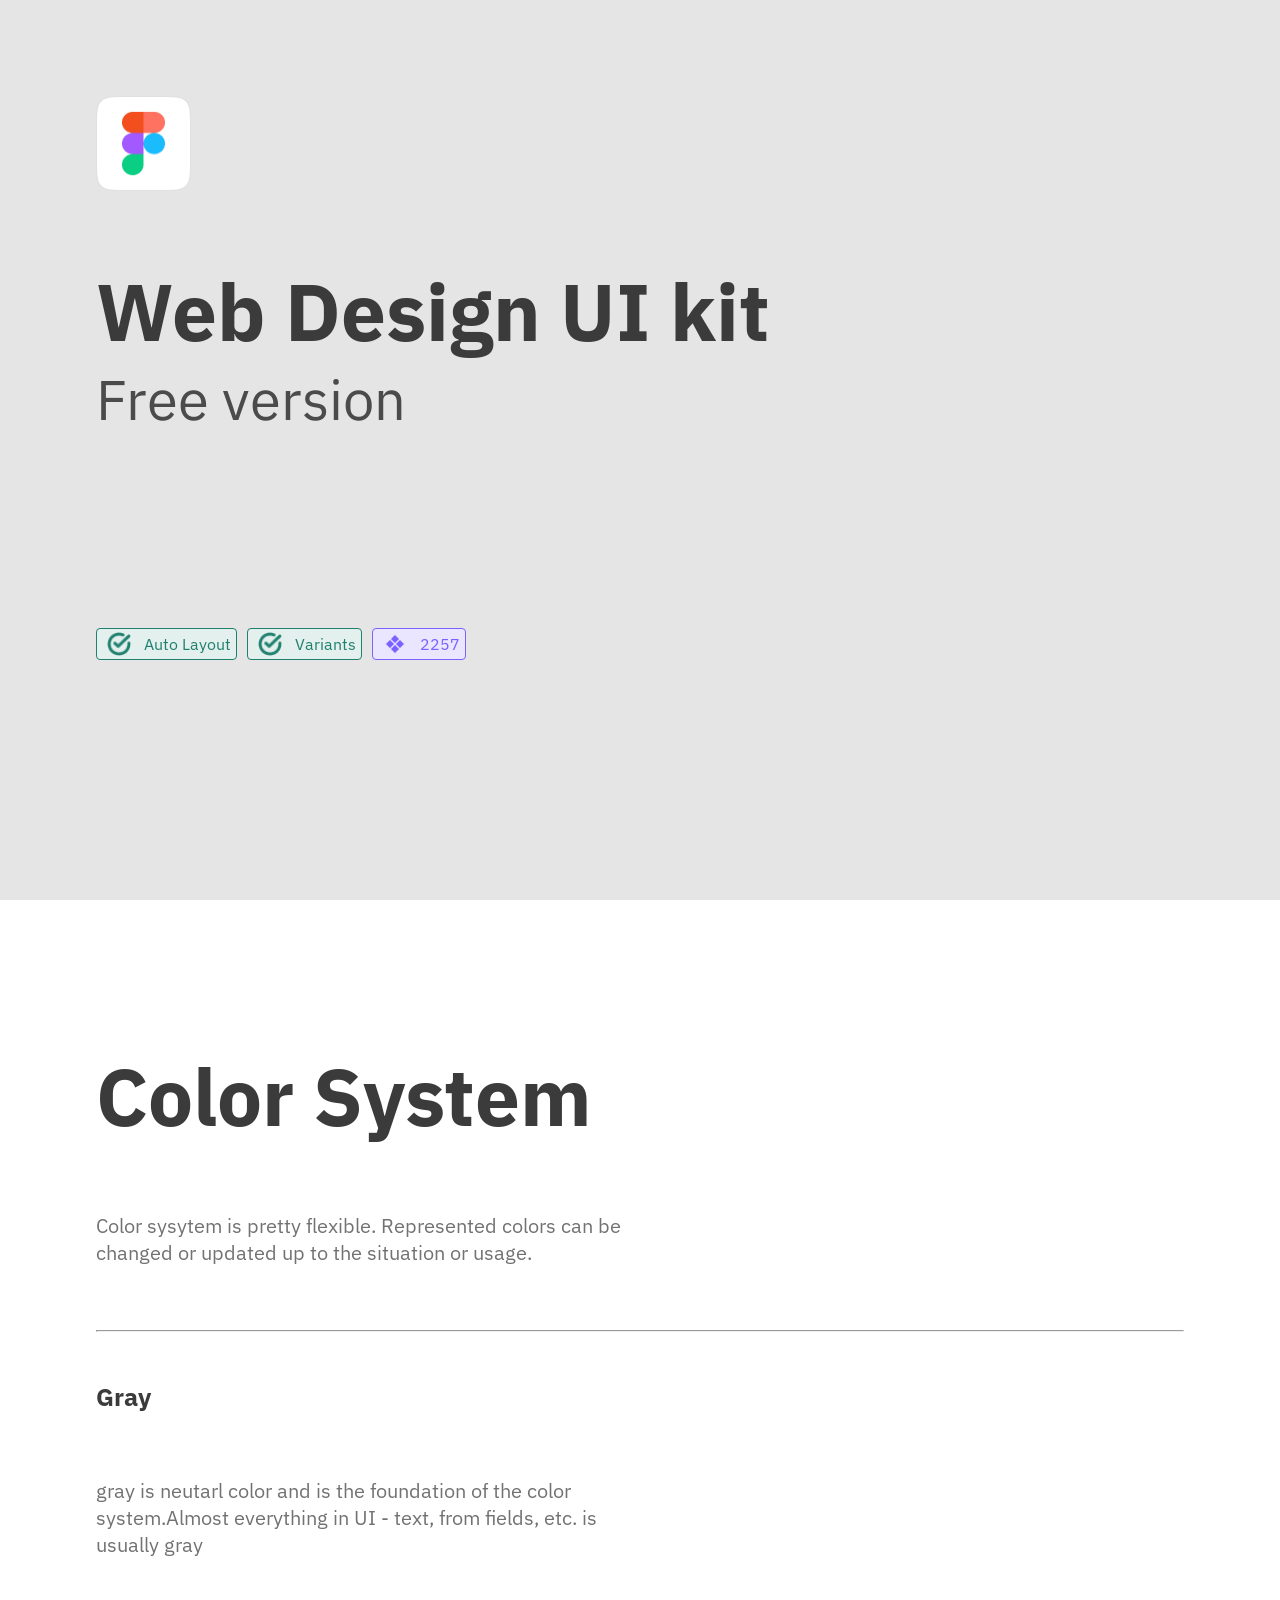
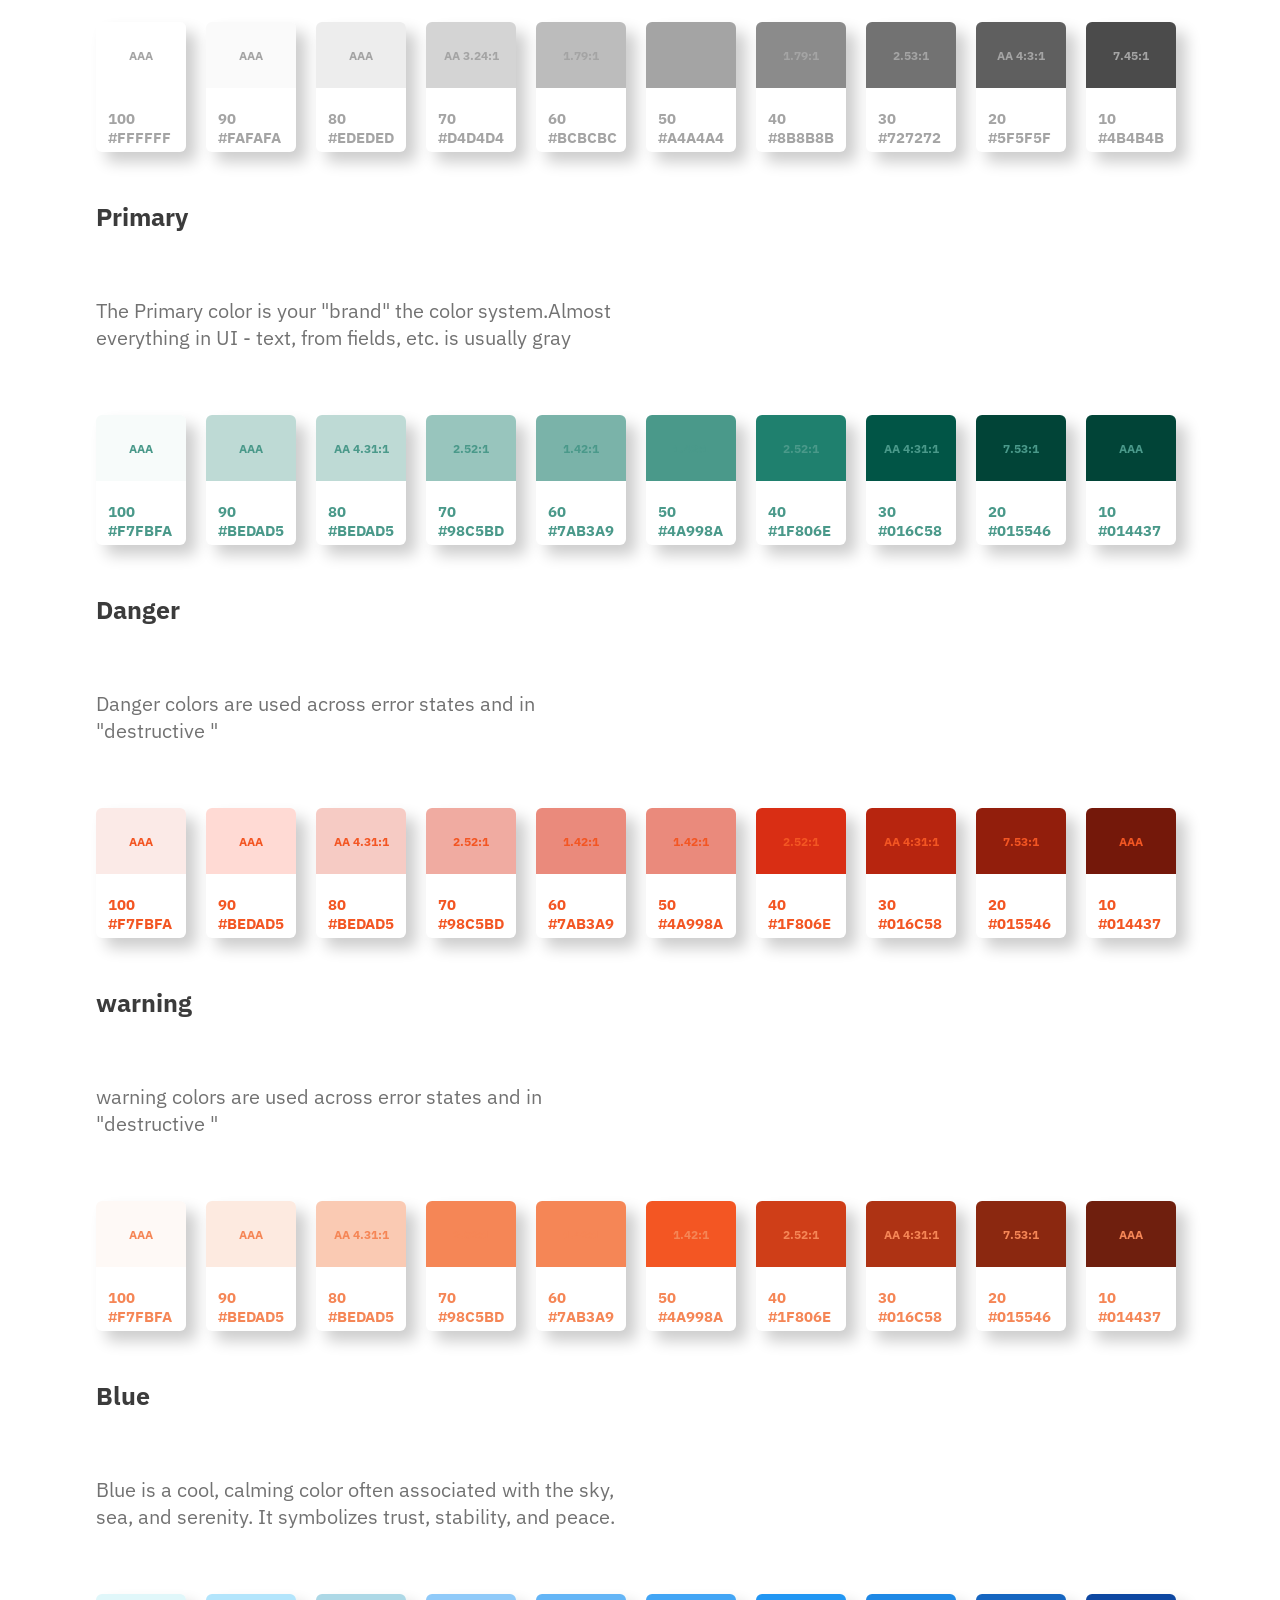
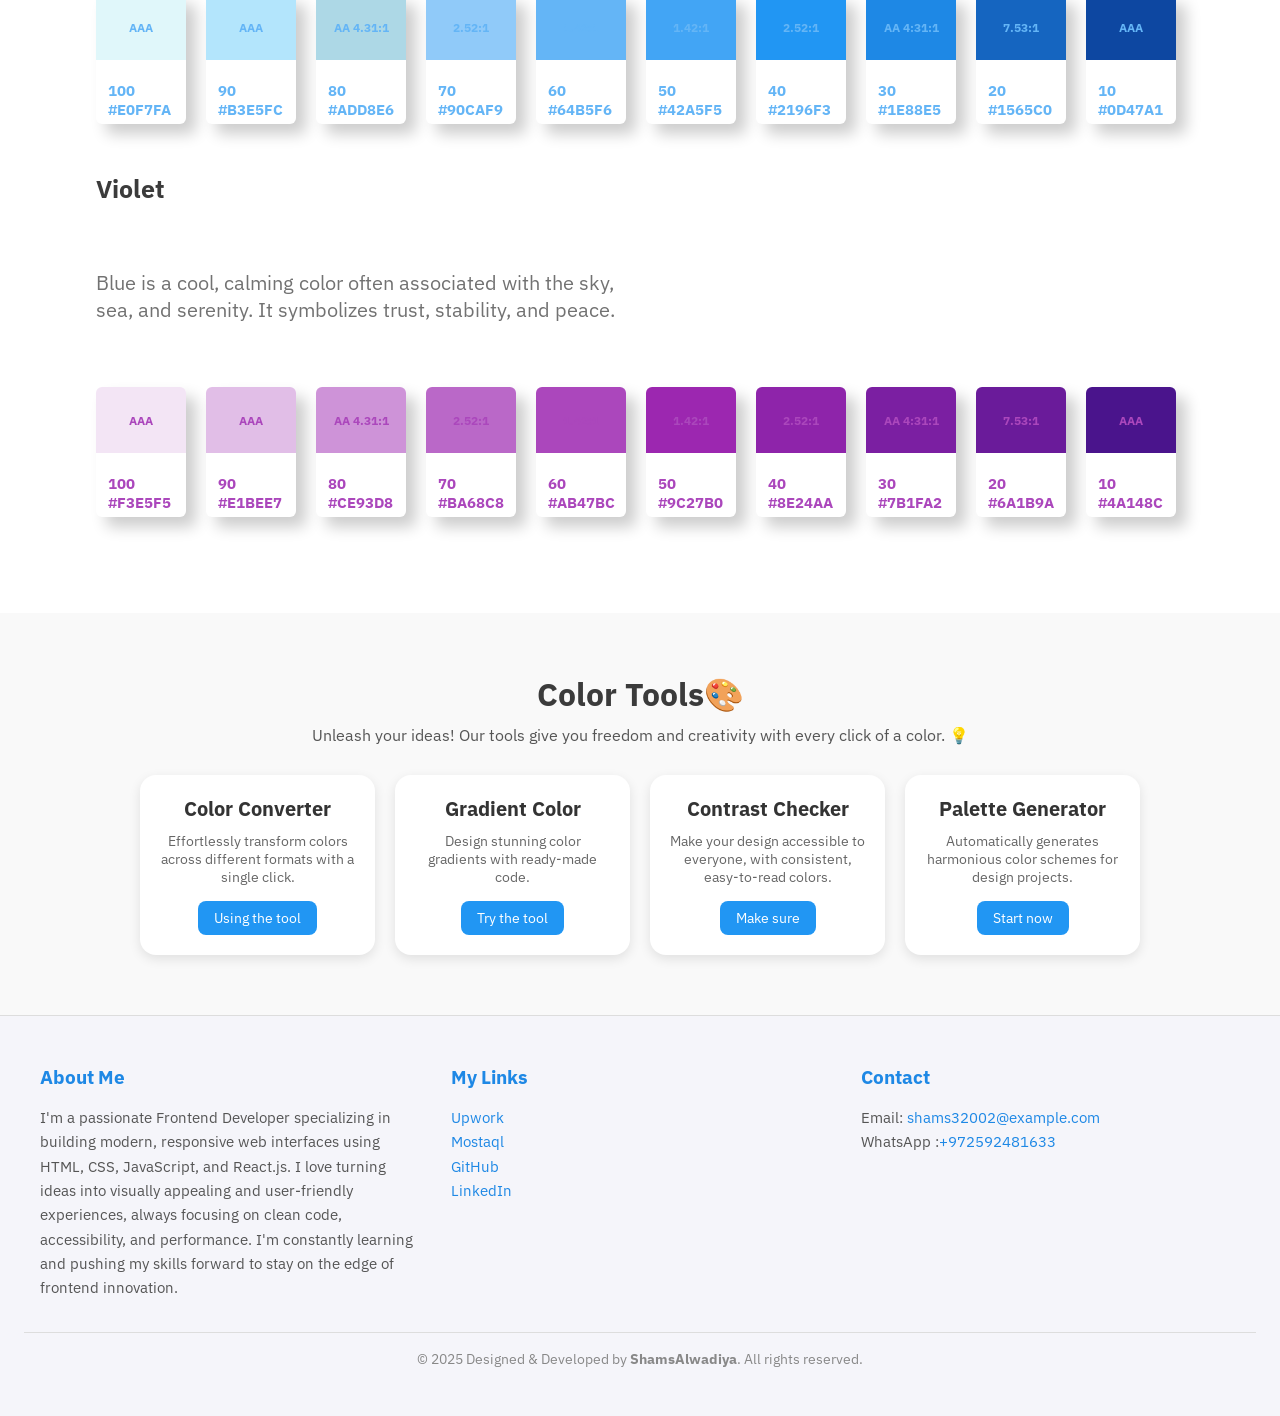
<file: Cover/index.html>
<!DOCTYPE html>
<html lang="en">
  <head>
    <meta charset="UTF-8" />
    <meta name="viewport" content="width=device-width, initial-scale=1.0" />
    <link rel="stylesheet" href="style.css" />
    <title>Web Design UI kit</title>
  </head>
  <body>
    <section class="cover">
      <div class="container">
        <img class="logo" src="../images/logo.png" alt="" />
        <h2>Web Design UI kit</h2>
        <h4>Free version</h4>
        <div class="buttons">
          <button class="greenBtn">
            <img class="icons" src="../images/pirpleIcon (2).png" alt="" />
            <span>Auto Layout</span>
          </button>
          <button class="greenBtn">
            <img class="icons" src="../images/pirpleIcon (2).png" alt="" />
            <span>Variants</span>
          </button>
          <button class="pirpleBtn">
            <img class="icons" src="../images/pirpleIcon (1).png" alt="" />
            <span>2257</span>
          </button>
        </div>
      </div>
    </section>
    <section class="color-system">
      <h2>Color System</h2>
      <p>
        Color sysytem is pretty flexible. Represented colors can be changed or
        updated up to the situation or usage.
      </p>
      <hr />
      <div class="gray-color">
        <h3>Gray</h3>
        <p>
          gray is neutarl color and is the foundation of the color system.Almost
          everything in UI - text, from fields, etc. is usually gray
        </p>
        <div class="gray-boxes">
          <div class="color-box box1">
            <div class="up-box">AAA</div>
            <div class="down-box">
              <span class="color-num">100</span>
              <span>#FFFFFF</span>
            </div>
          </div>
          <div class="color-box box2">
            <div class="up-box">AAA</div>
            <div class="down-box">
              <span>90</span>
              <span>#FAFAFA</span>
            </div>
          </div>
          <div class="color-box box3">
            <div class="up-box">AAA</div>
            <div class="down-box">
              <span>80</span>
              <span>#EDEDED</span></div>
          </div>
          <div class="color-box box4">
            <div class="up-box">AA 3.24:1</div>
            <div class="down-box">
              <span>70</span>
              <span>#D4D4D4</span>
              </div>
          </div>
          <div class="color-box box5">
            <div class="up-box">1.79:1</div>
            <div class="down-box">
              <span>60</span>
              <span>#BCBCBC</span>
              </div>
          </div>
          <div class="color-box box6">
            <div class="up-box"></div>
            <div class="down-box">
              <span>50</span>
              <span>#A4A4A4</span></div>
          </div>
          <div class="color-box box7">
            <div class="up-box">1.79:1</div>
            <div class="down-box">
              <span>40</span>
              <span>#8B8B8B</span>
              </div>
          </div>
          <div class="color-box box8">
            <div class="up-box">2.53:1</div>
            <div class="down-box">
              <span>30</span>
              <span>#727272</span></div>
          </div>

          <div class="color-box box9">
            <div class="up-box">AA 4:3:1</div>
            <div class="down-box">
              <span>20</span>
              <span>#5F5F5F</span></div>
          </div>
          <div class="color-box box10">
            <div class="up-box">7.45:1</div>
            <div class="down-box"><span>10</span>
              <span>#4B4B4B</span></div>
          </div>
        </div>
      </div>
      <div class="primary-color">
        <h3>Primary</h3>
        <p>
        The Primary color is your "brand" the color system.Almost
        everything in UI - text, from fields, etc. is usually gray
        </p>
        <div class="primary-boxes">
          <div class="color-box box1">
            <div class="up-box primary-box1">AAA</div>
            <div class="down-box">
              <span class="color-num">100</span>
              <span>#F7FBFA</span>
            </div>
          </div>
          <div class="color-box box2">
            <div class="up-box primary-box2" >AAA</div>
            <div class="down-box">
              <span>90</span>
              <span>#BEDAD5</span>
            </div>
          </div>
          <div class="color-box box3">
            <div class="up-box primary-box3">AA 4.31:1</div>
            <div class="down-box">
              <span>80</span>
              <span>#BEDAD5</span></div>
          </div>
          <div class="color-box box4">
            <div class="up-box primary-box4">2.52:1</div>
            <div class="down-box">
              <span>70</span>
              <span>#98C5BD</span>
              </div>
          </div>
          <div class="color-box box5">
            <div class="up-box primary-box5">1.42:1</div>
            <div class="down-box">
              <span>60</span>
              <span>#7AB3A9</span>
              </div>
          </div>
          <div class="color-box box6">
            <div class="up-box primary-box6">1.42:1</div>
            <div class="down-box">
              <span>50</span>
              <span>#4A998A</span></div>
          </div>
          <div class="color-box box7">
            <div class="up-box primary-box7">2.52:1</div>
            <div class="down-box">
              <span>40</span>
              <span>#1F806E</span>
              </div>
          </div>
          <div class="color-box box8">
            <div class="up-box primary-box8">AA 4:31:1</div>
            <div class="down-box">
              <span>30</span>
              <span>#016C58</span></div>
          </div>

          <div class="color-box box9">
            <div class="up-box primary-box9">7.53:1</div>
            <div class="down-box">
              <span>20</span>
              <span>#015546</span></div>
          </div>
          <div class="color-box box10">
            <div class="up-box primary-box10">AAA</div>
            <div class="down-box"><span>10</span>
              <span>#014437</span></div>
          </div>
        </div>
      </div>
      <div class="danger-color">
        <h3>Danger</h3>
        <p>
        Danger colors are used across error states and in "destructive "
        </p>
        <div class="danger-boxes">
          <div class="color-box box1">
            <div class="up-box danger-box1">AAA</div>
            <div class="down-box">
              <span class="color-num">100</span>
              <span>#F7FBFA</span>
            </div>
          </div>
          <div class="color-box box2">
            <div class="up-box danger-box2" >AAA</div>
            <div class="down-box">
              <span>90</span>
              <span>#BEDAD5</span>
            </div>
          </div>
          <div class="color-box box3">
            <div class="up-box danger-box3">AA 4.31:1</div>
            <div class="down-box">
              <span>80</span>
              <span>#BEDAD5</span></div>
          </div>
          <div class="color-box box4">
            <div class="up-box danger-box4">2.52:1</div>
            <div class="down-box">
              <span>70</span>
              <span>#98C5BD</span>
              </div>
          </div>
          <div class="color-box box5">
            <div class="up-box danger-box5">1.42:1</div>
            <div class="down-box">
              <span>60</span>
              <span>#7AB3A9</span>
              </div>
          </div>
          <div class="color-box box6">
            <div class="up-box danger-box6">1.42:1</div>
            <div class="down-box">
              <span>50</span>
              <span>#4A998A</span></div>
          </div>
          <div class="color-box box7">
            <div class="up-box danger-box7">2.52:1</div>
            <div class="down-box">
              <span>40</span>
              <span>#1F806E</span>
              </div>
          </div>
          <div class="color-box box8">
            <div class="up-box danger-box8">AA 4:31:1</div>
            <div class="down-box">
              <span>30</span>
              <span>#016C58</span></div>
          </div>

          <div class="color-box box9">
            <div class="up-box danger-box9">7.53:1</div>
            <div class="down-box">
              <span>20</span>
              <span>#015546</span></div>
          </div>
          <div class="color-box box10">
            <div class="up-box danger-box10">AAA</div>
            <div class="down-box"><span>10</span>
              <span>#014437</span></div>
          </div>
        </div>
        <div class="warning-color">
          <h3>warning</h3>
          <p>
          warning colors are used across error states and in "destructive "
          </p>
        <div class="warning-boxes">
          <div class="color-box box1">
            <div class="up-box warning-box1">AAA</div>
            <div class="down-box">
              <span class="color-num">100</span>
              <span>#F7FBFA</span>
            </div>
          </div>
          <div class="color-box box2">
            <div class="up-box warning-box2" >AAA</div>
            <div class="down-box">
              <span>90</span>
              <span>#BEDAD5</span>
            </div>
          </div>
          <div class="color-box box3">
            <div class="up-box warning-box3">AA 4.31:1</div>
            <div class="down-box">
              <span>80</span>
              <span>#BEDAD5</span></div>
          </div>
          <div class="color-box box4">
            <div class="up-box warning-box4">2.52:1</div>
            <div class="down-box">
              <span>70</span>
              <span>#98C5BD</span>
              </div>
          </div>
          <div class="color-box box5">
            <div class="up-box warning-box5">1.42:1</div>
            <div class="down-box">
              <span>60</span>
              <span>#7AB3A9</span>
              </div>
          </div>
          <div class="color-box box6">
            <div class="up-box warning-box6">1.42:1</div>
            <div class="down-box">
              <span>50</span>
              <span>#4A998A</span></div>
          </div>
          <div class="color-box box7">
            <div class="up-box warning-box7">2.52:1</div>
            <div class="down-box">
              <span>40</span>
              <span>#1F806E</span>
              </div>
          </div>
          <div class="color-box box8">
            <div class="up-box warning-box8">AA 4:31:1</div>
            <div class="down-box">
              <span>30</span>
              <span>#016C58</span></div>
          </div>

          <div class="color-box box9">
            <div class="up-box warning-box9">7.53:1</div>
            <div class="down-box">
              <span>20</span>
              <span>#015546</span></div>
          </div>
          <div class="color-box box10">
            <div class="up-box warning-box10">AAA</div>
            <div class="down-box"><span>10</span>
              <span>#014437</span></div>
          </div>
        </div>
        <div class="blue-shades-color">
          <h3>Blue</h3>
          <p>
            Blue is a cool, calming color often associated with the sky, sea, and serenity. It symbolizes trust, stability, and peace.
          </p>
        <div class="blue-shades-boxes">
          <div class="color-box box1">
            <div class="up-box blue-shades-box1">AAA</div>
            <div class="down-box">
              <span class="color-num">100</span>
              <span>#E0F7FA</span>
            </div>
          </div>
          <div class="color-box box2">
            <div class="up-box blue-shades-box2" >AAA</div>
            <div class="down-box">
              <span>90</span>
              <span>#B3E5FC</span>
            </div>
          </div>
          <div class="color-box box3">
            <div class="up-box blue-shades-box3">AA 4.31:1</div>
            <div class="down-box">
              <span>80</span>
              <span>#ADD8E6</span></div>
          </div>
          <div class="color-box box4">
            <div class="up-box blue-shades-box4">2.52:1</div>
            <div class="down-box">
              <span>70</span>
              <span>#90CAF9</span>
              </div>
          </div>
          <div class="color-box box5">
            <div class="up-box blue-shades-box5">1.42:1</div>
            <div class="down-box">
              <span>60</span>
              <span>#64B5F6</span>
              </div>
          </div>
          <div class="color-box box6">
            <div class="up-box blue-shades-box6">1.42:1</div>
            <div class="down-box">
              <span>50</span>
              <span>#42A5F5</span></div>
          </div>
          <div class="color-box box7">
            <div class="up-box blue-shades-box7">2.52:1</div>
            <div class="down-box">
              <span>40</span>
              <span>#2196F3</span>
              </div>
          </div>
          <div class="color-box box8">
            <div class="up-box blue-shades-box8">AA 4:31:1</div>
            <div class="down-box">
              <span>30</span>
              <span>#1E88E5</span></div>
          </div>

          <div class="color-box box9">
            <div class="up-box blue-shades-box9">7.53:1</div>
            <div class="down-box">
              <span>20</span>
              <span>#1565C0</span></div>
          </div>
          <div class="color-box box10">
            <div class="up-box blue-shades-box10">AAA</div>
            <div class="down-box"><span>10</span>
              <span>#0D47A1</span></div>
          </div>
        </div>
        </div>
        <div class="purple-shades-color">
          <h3>Violet</h3>
          <p>
            Blue is a cool, calming color often associated with the sky, sea, and serenity. It symbolizes trust, stability, and peace.
          </p>
        <div class="purple-shades-boxes">
          <div class="color-box box1">
            <div class="up-box purple-shades-box1">AAA</div>
            <div class="down-box">
              <span class="color-num">100</span>
              <span>#F3E5F5</span>
            </div>
          </div>
          <div class="color-box box2">
            <div class="up-box purple-shades-box2" >AAA</div>
            <div class="down-box">
              <span>90</span>
              <span>#E1BEE7</span>
            </div>
          </div>
          <div class="color-box box3">
            <div class="up-box purple-shades-box3">AA 4.31:1</div>
            <div class="down-box">
              <span>80</span>
              <span>#CE93D8</span></div>
          </div>
          <div class="color-box box4">
            <div class="up-box purple-shades-box4">2.52:1</div>
            <div class="down-box">
              <span>70</span>
              <span>#BA68C8</span>
              </div>
          </div>
          <div class="color-box box5">
            <div class="up-box purple-shades-box5">1.42:1</div>
            <div class="down-box">
              <span>60</span>
              <span>#AB47BC</span>
              </div>
          </div>
          <div class="color-box box6">
            <div class="up-box purple-shades-box6">1.42:1</div>
            <div class="down-box">
              <span>50</span>
              <span>#9C27B0</span></div>
          </div>
          <div class="color-box box7">
            <div class="up-box purple-shades-box7">2.52:1</div>
            <div class="down-box">
              <span>40</span>
              <span>#8E24AA</span>
              </div>
          </div>
          <div class="color-box box8">
            <div class="up-box purple-shades-box8">AA 4:31:1</div>
            <div class="down-box">
              <span>30</span>
              <span>#7B1FA2</span></div>
          </div>

          <div class="color-box box9">
            <div class="up-box purple-shades-box9">7.53:1</div>
            <div class="down-box">
              <span>20</span>
              <span>#6A1B9A</span></div>
          </div>
          <div class="color-box box10">
            <div class="up-box purple-shades-box10">AAA</div>
            <div class="down-box"><span>10</span>
              <span>#4A148C</span></div>
          </div>
        </div>
        </div>
      </div>
    </section>
    <section class="color-tools-section">
      <h2> Color Tools🎨</h2>
      <p class="tools-description">Unleash your ideas! Our tools give you freedom and creativity with every click of a color. 💡</p>
      
      <div class="tools-grid">
        <div class="tool-card">
          <h3>Color Converter</h3>
          <p>Effortlessly transform colors across different formats with a single click.</p>
          <a href="../color-converter/color-converter.html">Using the tool</a>
        </div>
        
        <div class="tool-card">
          <h3>Gradient Color</h3>
          <p>Design stunning color gradients with ready-made code.</p>
          <a href="../gradient-generator/gradient-generator.html">Try the tool</a>
        </div>
    
        <div class="tool-card">
          <h3>Contrast Checker</h3>
          <p>Make your design accessible to everyone, with consistent, easy-to-read colors.</p>
          <a href="../contrast-checker/contrast-checker.html">Make sure </a>
        </div>
    
        <div class="tool-card">
          <h3>Palette Generator</h3>
          <p>Automatically generates harmonious color schemes for design projects.</p>
          <a href="../palette-generator/palette-generator.html">Start now</a>
        </div>
      </div>
    </section>
    <footer class="mega-footer">
      <div class="footer-container">
      
        <div class="footer-column">
          <h3> About Me</h3>
          <p>I'm a passionate Frontend Developer specializing in building modern,
             responsive web interfaces using HTML, CSS, JavaScript, and React.js. 
             I love turning ideas into visually appealing and user-friendly experiences, 
             always focusing on clean code, accessibility, and performance. 
             I'm constantly learning and pushing my skills forward to stay on the edge of frontend innovation.

          </p>
        </div>
    
        <div class="footer-column">
          <h3> My Links</h3>
          <ul>
            <li><a href="https://www.upwork.com/freelancers/~017d8a92816b0bd6b9" target="_blank">Upwork</a></li>
            <li><a href="https://mostaql.com/u/shamsalwadiya" target="_blank">Mostaql</a></li>
            <li><a href="https://github.com/shamsAlwadiya" target="_blank">GitHub</a></li>
            <li><a href="https://www.linkedin.com/in/shams-alwadiya/" target="_blank">LinkedIn</a></li>
          </ul>
        </div>
    
        <!-- Contact -->
        <div class="footer-column">
          <h3> Contact</h3>
          <p>Email: <a href="mailto:shams32002@example.com">shams32002@example.com</a></p>
          <p>WhatsApp :<a href="https://wa.me/+972592481633" target="_blank">+972592481633</a></p>
        </div>
      </div>
    
      <div class="footer-bottom">
        <p>© 2025 Designed & Developed by <strong>ShamsAlwadiya</strong>. All rights reserved.</p>
      </div>
    </footer>
    
    
  </body>
</html>
</file>
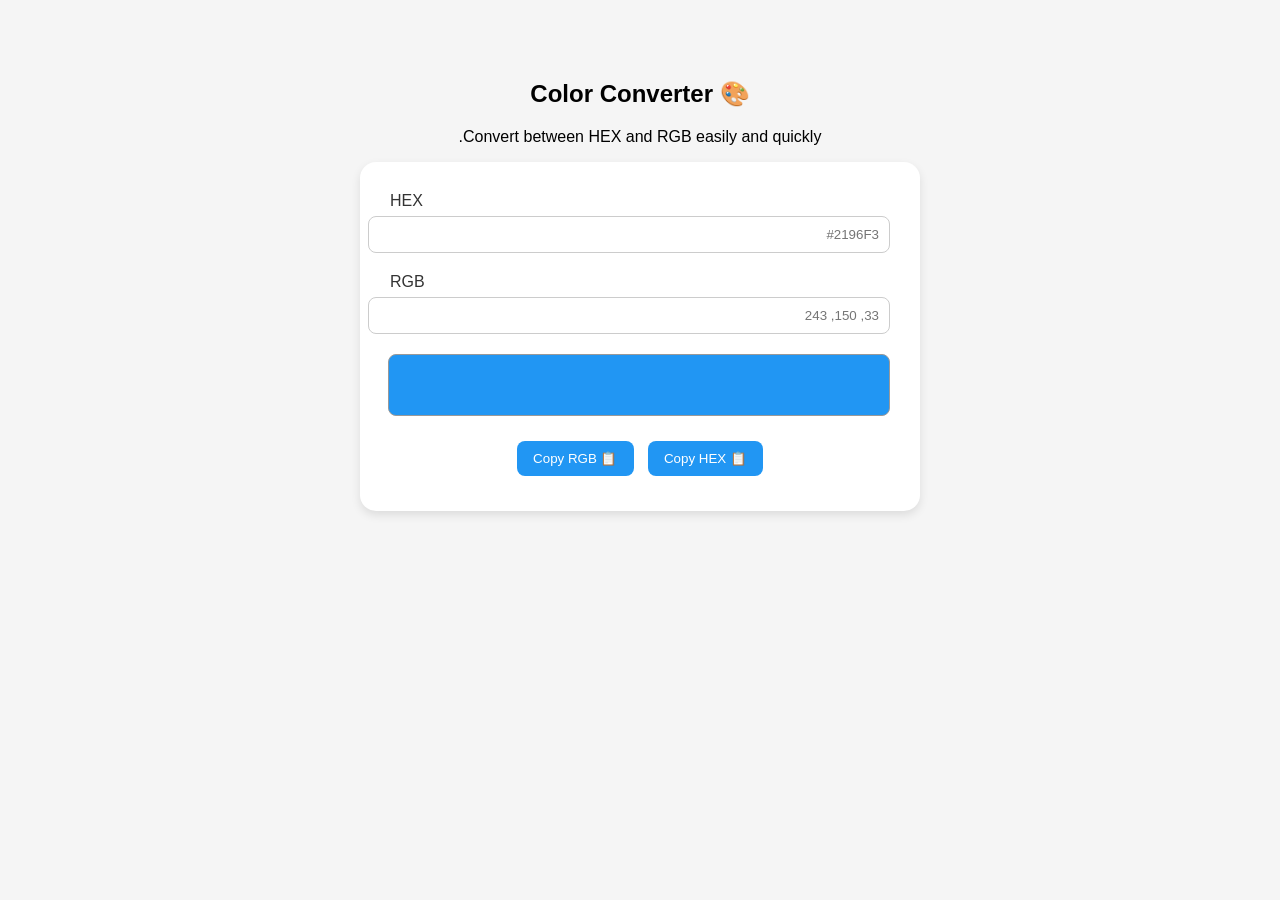
<file: color-converter/color-converter.html>
<!DOCTYPE html>
<html lang="ar">

<head>
    <meta charset="UTF-8">
    <link rel="stylesheet" href="style.css">
    <title>Color Converter</title>
    <style>

    </style>
</head>

<body>

    <section class="color-converter-section">
        <h2>🎨 Color Converter</h2>
        <p>Convert between HEX and RGB easily and quickly.</p>

        <div class="converter-box">
            <div class="input-group">
                <label for="hexInput">HEX</label>
                <input type="text" id="hexInput" placeholder="#2196F3">
            </div>

            <div class="input-group">
                <label for="rgbInput">RGB</label>
                <input type="text" id="rgbInput" placeholder="33, 150, 243">
            </div>

            <div class="color-preview" id="colorPreview"></div>

            <div class="copy-buttons">
                <button onclick="copyHex()">📋 Copy HEX</button>
                <button onclick="copyRGB()">📋 Copy RGB</button>
            </div>
        </div>
    </section>

    <script src="main.js"></script>

</body>

</html>
</file>
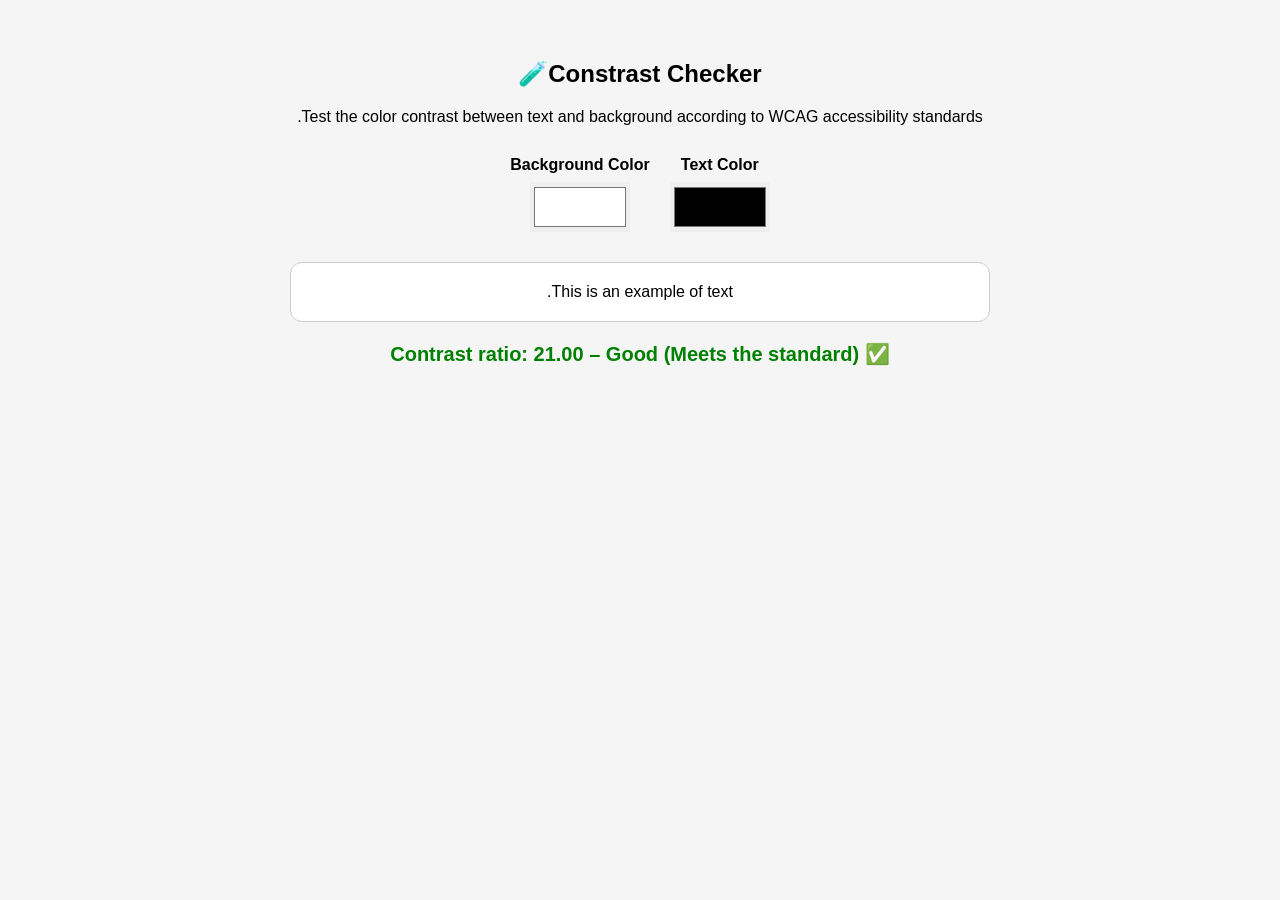
<file: contrast-checker/contrast-checker.html>
<!DOCTYPE html>
<html lang="ar">
  <head>
    <meta charset="UTF-8" />
    <title>Contrast checker</title>
    <link rel="stylesheet" href="style.css" />
  </head>
  <body>
    <section class="contrast-checker">
      <h2>Constrast Checker🧪</h2>
      <p>
        Test the color contrast between text and background according to WCAG
        accessibility standards.
      </p>

      <div class="form-group">
        <div>
          <label for="fgColor">Text Color</label>
          <input type="color" id="fgColor" value="#000000" />
        </div>
        <div>
          <label for="bgColor">Background Color</label>
          <input type="color" id="bgColor" value="#ffffff" />
        </div>
      </div>

      <div
        class="preview"
        id="preview"
        style="background-color: #ffffff; color: #000000"
      >
        This is an example of text.
      </div>

      <div class="result" id="result">
        Contrast ratio: <span id="ratio">-</span>
      </div>
    </section>

    <script src="main.js"></script>
  </body>
</html>
</file>
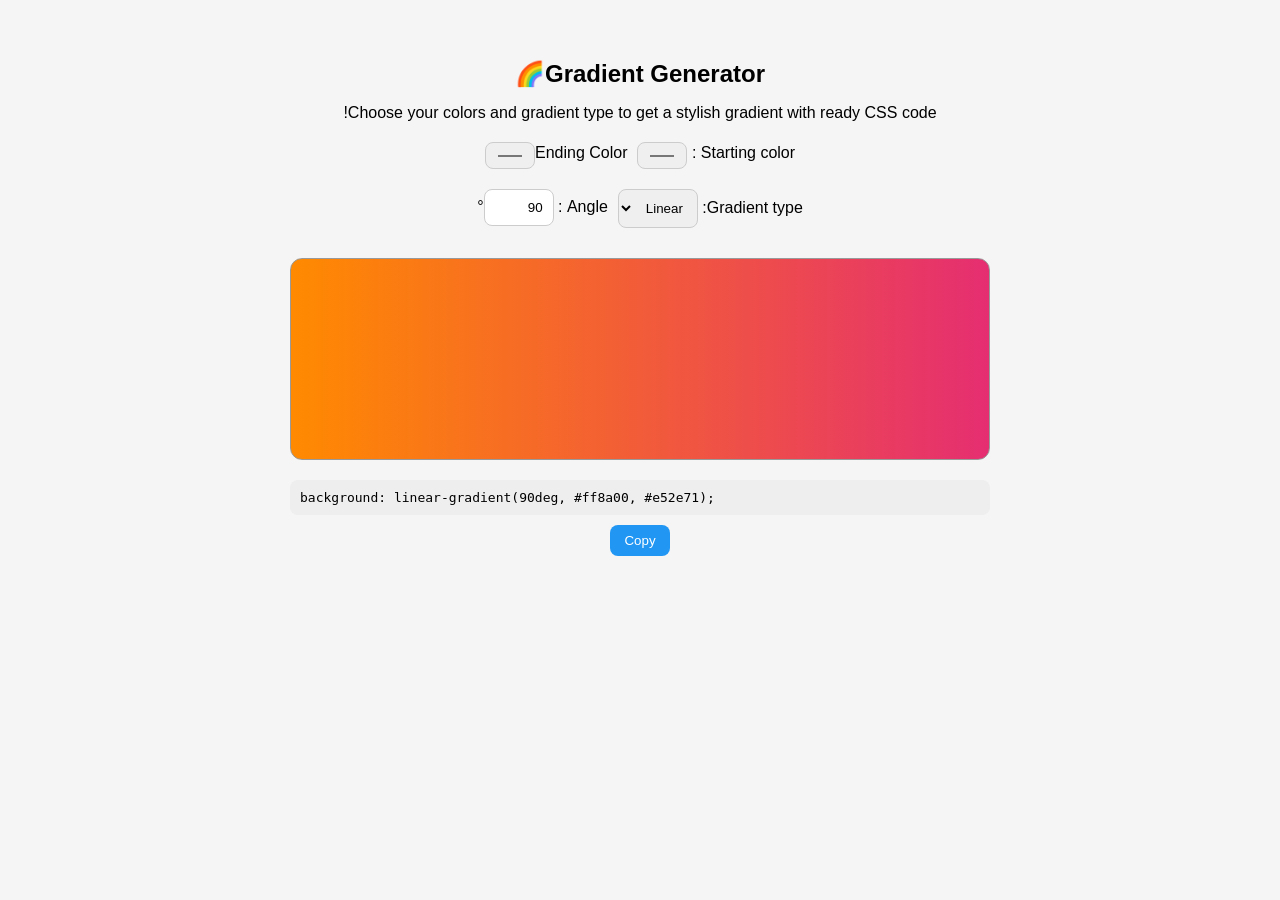
<file: gradient-generator/gradient-generator.html>
<!DOCTYPE html>
<html lang="ar">
  <head>
    <meta charset="UTF-8" />
    <title>مولد التدرجات</title>
    <link rel="stylesheet" href="style.css" />
  </head>
  <body>
    <section class="gradient-generator">
      <h2>Gradient Generator🌈</h2>
      <p>
        Choose your colors and gradient type to get a stylish gradient with
        ready CSS code!
      </p>

      <div class="form-group">
        <label
          >Starting color : <input type="color" id="color1" value="#ff8a00"
        /></label>
        <label
          >Ending Color<input type="color" id="color2" value="#e52e71"
        /></label>
      </div>

      <div class="form-group">
        <label
          >Gradient type:
          <select id="typeSelect">
            <option value="linear">Linear</option>
            <option value="radial">Radial</option>
          </select>
        </label>

        <label id="angleLabel">
          Angle :
          <input type="number" id="angleInput" value="90" min="0" max="360" />°
        </label>
      </div>

      <div class="preview-box" id="previewBox"></div>

      <div class="css-output" id="cssOutput"></div>
      <button class="copy-btn" onclick="copyCSS()">Copy</button>
    </section>

    <script src="main.js"></script>
  </body>
</html>
</file>
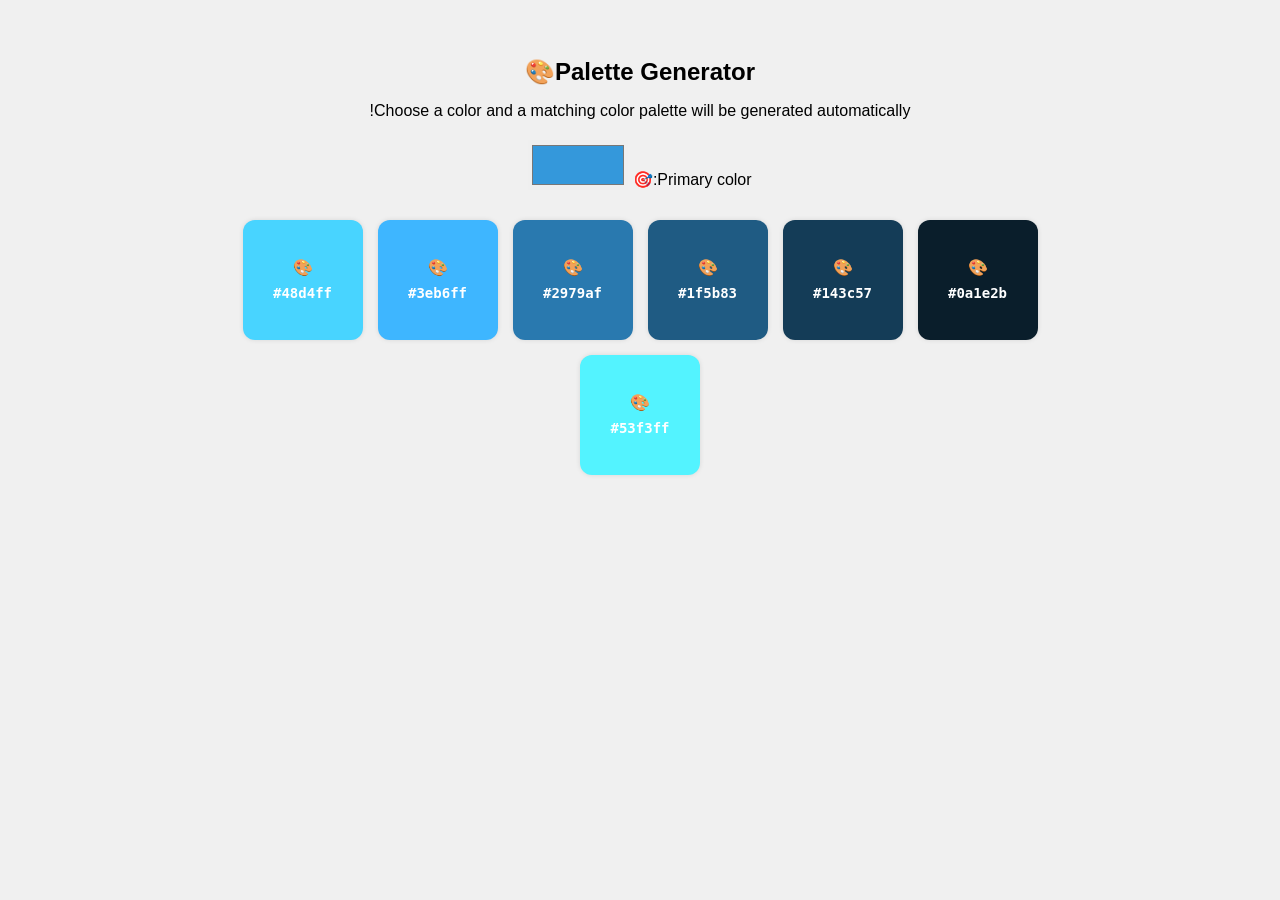
<file: palette-generator/palette-generator.html>
<!DOCTYPE html>
<html lang="ar">
  <head>
    <meta charset="UTF-8" />
    <title>Palette Generator</title>
    <link rel="stylesheet" href="style.css" />
  </head>
  <body>
    <div class="container">
      <h2>Palette Generator🎨</h2>
      <p>
        Choose a color and a matching color palette will be generated
        automatically!
      </p>

      <div class="color-input">
        <label for="baseColor">Primary color:🎯 </label>
        <input type="color" id="baseColor" value="#3498db" />
      </div>

      <div class="palette" id="palette"></div>
    </div>

    <script src="main.js"></script>
  </body>
</html>
</file>
<file: Cover/style.css>
@import url("https://fonts.googleapis.com/css2?family=DM+Sans:ital,opsz,wght@0,9..40,100..1000;1,9..40,100..1000&family=IBM+Plex+Sans:ital,wght@0,100..700;1,100..700&family=Roboto:ital,wght@0,100..900;1,100..900&display=swap");
* {
  margin: 0;
  padding: 0;
  box-sizing: border-box;
  font-family: IBM Plex Sans, DM sans-serif;
}
.container {
  height: 100vh;
  width: 100vw;
  background-color: #e5e5e5;
  padding: 6rem;
}
.logo {
  width: 95px;
  height: 95px;
  margin-bottom: 64px;
}
h2 {
  color: #3b3b3b;
  font-size: 80px;
  font-weight: bold;
}
h4 {
  color: #4b4b4b;
  font-size: 56px;
  font-weight: 400;
}
.buttons {
  display: inline-flex;
  justify-content: center;
  align-items: center;
  gap: 10px;
  margin-top: 193px;
}
.buttons img {
  width: 24px;
  height: 24px;
}
.greenBtn,
.pirpleBtn {
  display: flex;
  align-items: center;
  justify-self: center;
  flex-direction: row;
  align-items: center;
  gap: 8px;
  border-radius: 4px;
  padding-left: 10px;
  cursor: pointer;
}
.greenBtn {
  border: 1px solid #1f806e;
  background-color: #e4f0ee;
}
.greenBtn:hover {
  background-color: #fff;
  color: #1f806e;
}
.pirpleBtn {
  border: 1px solid #7b61ff;
  background-color: #eae6ff;
}
.pirpleBtn:hover {
  background-color: #fff;
  color: #7b61ff;
}
.greenBtn span {
  color: #1f806e;
  font-size: 16px;
  padding: 5px;
}
.pirpleBtn span {
  color: #7b61ff;
  font-size: 16px;
  padding: 5px;
}

.icons {
  width: 16px;
  height: 16px;
}
.color-system {
  margin-top: 3rem;
  padding: 6rem;
}
.color-system p {
  margin-top: 4rem;
  font-size: 20px;
  color: #727272;
  margin-bottom: 4rem;
}
.color-system h3 {
  color: #3b3b3b;
  margin-top: 3rem;
  font-size: 25px;
}
.color-system p {
  width: 50%;
}
.primary-boxes,
.gray-boxes,
.danger-boxes,
.warning-boxes,
.blue-shades-boxes,
.purple-shades-boxes {
  display: flex;
  gap: 20px;
  font-size: 15px;
  font-weight: bold;
}
.color-system .color-box {
  text-align: center;
  display: flex;
  flex-direction: column;
  border: 0px solid #fff;
  width: 90px;
  height: 130px;
  background-color: #fff;
  box-shadow: 10px 10px 15px rgba(0, 0, 0, 0.2);
}
.color-box {
  display: flex;
  flex-direction: column;
  width: 300px;
  overflow: hidden;
  border-radius: 6px;
}
.color-box .up-box {
  font-size: 12px;
}
.up-box,
.down-box {
  flex: 1;
}
.up-box {
  flex: 2;
  display: flex;
  justify-content: center;
  align-items: center;
}
.gray-boxes {
  color: #a4a4a4;
}
.box1 .up-box {
  background-color: #fff;
}
.box2 .up-box {
  background-color: #fafafa;
}
.box3 .up-box {
  background-color: #ededed;
}
.box4 .up-box {
  background-color: #d4d4d4;
}
.box5 .up-box {
  background-color: #bcbcbc;
}
.box6 .up-box {
  background-color: #a4a4a4;
}
.box7 .up-box {
  background-color: #8b8b8b;
}
.box8 .up-box {
  background-color: #727272;
}
.box9 .up-box {
  background-color: #5f5f5f;
}
.box10 .up-box {
  background-color: #4b4b4b;
}
.down-box {
  display: flex;
  flex: 1;
  flex-direction: column;
  justify-content: center;
  margin-top: 1rem;
  text-align: left;
  padding: 5px 12px;
}
.primary-boxes {
  color: #4a998a;
}
.box1 .primary-box1 {
  background-color: #f7fbfa;
}
.box2 .primary-box2 {
  background-color: #bedad5;
}
.box3 .primary-box3 {
  background-color: #bedad5;
}
.box4 .primary-box4 {
  background-color: #98c5bd;
}
.box5 .primary-box5 {
  background-color: #7ab3a9;
}
.box6 .primary-box6 {
  background-color: #4a998a;
}
.box7 .primary-box7 {
  background-color: #1f806e;
}
.box8 .primary-box8 {
  background-color: #015546;
}
.box9 .primary-box9 {
  background-color: #014437;
}
.box10 .primary-box10 {
  background-color: #014437;
}
.danger-boxes {
  color: #f35623;
}
.box1 .danger-box1 {
  background-color: #fbeae7;
}
.box2 .danger-box2 {
  background-color: #ffdad4;
}
.box3 .danger-box3 {
  background-color: #f6cbc4;
}
.box4 .danger-box4 {
  background-color: #f0aba1;
}
.box5 .danger-box5 {
  background-color: #ea8a7c;
}
.box6 .danger-box6 {
  background-color: #ea8a7c;
}
.box7 .danger-box7 {
  background-color: #d92e14;
}
.box8 .danger-box8 {
  background-color: #b7250f;
}
.box9 .danger-box9 {
  background-color: #921e0c;
}
.box10 .danger-box10 {
  background-color: #74180a;
}
.warning-boxes {
  color: #f58656;
}
.box1 .warning-box1 {
  background-color: #fef9f6;
}
.box2 .warning-box2 {
  background-color: #fdeae0;
}
.box3 .warning-box3 {
  background-color: #facab3;
}
.box4 .warning-box4 {
  background-color: #f58656;
}
.box5 .warning-box5 {
  background-color: #f58656;
}
.box6 .warning-box6 {
  background-color: #f35623;
}
.box7 .warning-box7 {
  background-color: #cf3e18;
}
.box8 .warning-box8 {
  background-color: #ae3314;
}
.box9 .warning-box9 {
  background-color: #8b2810;
}
.box10 .warning-box10 {
  background-color: #6f1f0e;
}
.blue-shades-boxes {
  color: #64b5f6;
}
.box1 .blue-shades-box1 {
  background-color: #e0f7fa;
}
.box2 .blue-shades-box2 {
  background-color: #b3e5fc;
}
.box3 .blue-shades-box3 {
  background-color: #add8e6;
}
.box4 .blue-shades-box4 {
  background-color: #90caf9;
}
.box5 .blue-shades-box5 {
  background-color: #64b5f6;
}
.box6 .blue-shades-box6 {
  background-color: #42a5f5;
}
.box7 .blue-shades-box7 {
  background-color: #2196f3;
}
.box8 .blue-shades-box8 {
  background-color: #1e88e5;
}
.box9 .blue-shades-box9 {
  background-color: #1565c0;
}
.box10 .blue-shades-box10 {
  background-color: #0d47a1;
}
.purple-shades-boxes {
  color: #ab47bc;
}
.box1 .purple-shades-box1 {
  background-color: #f3e5f5;
}
.box2 .purple-shades-box2 {
  background-color: #e1bee7;
}
.box3 .purple-shades-box3 {
  background-color: #ce93d8;
}
.box4 .purple-shades-box4 {
  background-color: #ba68c8;
}
.box5 .purple-shades-box5 {
  background-color: #ab47bc;
}
.box6 .purple-shades-box6 {
  background-color: #9c27b0;
}
.box7 .purple-shades-box7 {
  background-color: #8e24aa;
}
.box8 .purple-shades-box8 {
  background-color: #7b1fa2;
}
.box9 .purple-shades-box9 {
  background-color: #6a1b9a;
}
.box10 .purple-shades-box10 {
  background-color: #4a148c;
}
.color-tools-section {
  padding: 60px 20px;
  background-color: #f9f9f9;
  text-align: center;
}

.color-tools-section h2 {
  font-size: 32px;
  margin-bottom: 10px;
}

.tools-description {
  color: #555;
  margin-bottom: 30px;
}

.tools-grid {
  display: grid;
  grid-template-columns: repeat(auto-fit, minmax(220px, 1fr));
  gap: 20px;
  max-width: 1000px;
  margin: 0 auto;
}

.tool-card {
  background: white;
  border-radius: 16px;
  box-shadow: 0 4px 12px rgba(0, 0, 0, 0.1);
  padding: 20px;
  transition: transform 0.2s;
}

.tool-card:hover {
  transform: translateY(-5px);
}

.tool-card h3 {
  font-size: 20px;
  margin-bottom: 10px;
  color: #333;
}

.tool-card p {
  color: #666;
  font-size: 14px;
  margin-bottom: 15px;
}

.tool-card a {
  text-decoration: none;
  background-color: #2196f3;
  color: white;
  padding: 8px 16px;
  border-radius: 8px;
  font-size: 14px;
  display: inline-block;
}
.mega-footer {
  background-color: #f5f5fa;
  color: #333;
  padding: 3rem 1.5rem;
  font-family: 'Segoe UI', sans-serif;
  border-top: 1px solid #ddd;
}

.footer-container {
  max-width: 1200px;
  margin: auto;
  display: flex;
  flex-wrap: wrap;
  gap: 2rem;
  justify-content: space-between;
}

.footer-column {
  flex: 1 1 250px;
  min-width: 250px;
}

.footer-column h3 {
  font-size: 1.2rem;
  margin-bottom: 1rem;
  color: #1e88e5;
}

.footer-column p,
.footer-column li {
  font-size: 0.95rem;
  color: #555;
  line-height: 1.6;
}

.footer-column a {
  text-decoration: none;
  color: #1e88e5;
  transition: color 0.3s ease;
}

.footer-column a:hover {
  color: #4a148c;
  text-decoration: underline;
}

.footer-column ul {
  list-style: none;
  padding: 0;
}

.footer-bottom {
  text-align: center;
  margin-top: 2rem;
  font-size: 0.9rem;
  color: #888;
  border-top: 1px solid #ddd;
  padding-top: 1rem;
}
</file>
<file: color-converter/style.css>
body {
  font-family: Arial, sans-serif;
  direction: rtl;
  margin: 0;
  padding: 0;
  background-color: #f5f5f5;
}

.color-converter-section {
  padding: 60px 20px;
  text-align: center;
}

.converter-box {
  max-width: 500px;
  margin: auto;
  background: #fff;
  padding: 30px;
  border-radius: 16px;
  box-shadow: 0 4px 10px rgba(0, 0, 0, 0.1);
}

.input-group {
  margin-bottom: 20px;
  text-align: left;
}

.input-group label {
  display: block;
  margin-bottom: 6px;
  color: #333;
}

.input-group input {
  width: 100%;
  padding: 10px;
  border-radius: 8px;
  border: 1px solid #ccc;
}

.color-preview {
  width: 100%;
  height: 60px;
  border-radius: 8px;
  margin: 20px 0;
  background-color: #2196f3;
  border: 1px solid #999;
}

.copy-buttons button {
  margin: 5px;
  padding: 10px 16px;
  border: none;
  border-radius: 8px;
  background-color: #2196f3;
  color: white;
  cursor: pointer;
}

.copy-buttons button:hover {
  background-color: #1976d2;
}
</file>
<file: contrast-checker/style.css>
body {
  font-family: Arial, sans-serif;
  direction: rtl;
  background-color: #f5f5f5;
  margin: 0;
  padding: 0;
}

.contrast-checker {
  max-width: 700px;
  margin: auto;
  padding: 40px 20px;
  text-align: center;
}

.form-group {
  display: flex;
  flex-wrap: wrap;
  justify-content: center;
  gap: 20px;
  margin-top: 30px;
}

label {
  display: block;
  margin-bottom: 8px;
  font-weight: bold;
}

input[type="color"] {
  width: 100px;
  height: 50px;
  border: none;
  cursor: pointer;
}

.preview {
  margin-top: 30px;
  padding: 20px;
  border-radius: 12px;
  border: 1px solid #ccc;
}

.result {
  margin-top: 20px;
  font-size: 20px;
  font-weight: bold;
}

.pass {
  color: green;
}

.fail {
  color: red;
}
</file>
<file: gradient-generator/style.css>
body {
  font-family: Arial, sans-serif;
  direction: rtl;
  background-color: #f5f5f5;
  margin: 0;
  padding: 0;
}

.gradient-generator {
  max-width: 700px;
  margin: auto;
  padding: 40px 20px;
  text-align: center;
}

h2 {
  margin-bottom: 10px;
}

.form-group {
  margin: 20px 0;
  display: flex;
  justify-content: center;
  gap: 10px;
  flex-wrap: wrap;
}

.form-group input,
.form-group select {
  padding: 10px;
  border-radius: 8px;
  border: 1px solid #ccc;
}

.preview-box {
  height: 200px;
  border-radius: 12px;
  margin-top: 30px;
  border: 1px solid #999;
}

.css-output {
  margin-top: 20px;
  background: #eee;
  padding: 10px;
  border-radius: 8px;
  font-family: monospace;
  direction: ltr;
  text-align: left;
  overflow-x: auto;
}

.copy-btn {
  margin-top: 10px;
  padding: 8px 14px;
  background-color: #2196f3;
  color: white;
  border: none;
  border-radius: 8px;
  cursor: pointer;
}

.copy-btn:hover {
  background-color: #1976d2;
}
</file>
<file: palette-generator/style.css>
body {
  font-family: Arial, sans-serif;
  direction: rtl;
  background-color: #f0f0f0;
  padding: 30px;
}

.container {
  max-width: 800px;
  margin: auto;
  text-align: center;
}

h2 {
  margin-bottom: 10px;
}

.color-input {
  margin: 20px 0;
}

.color-input input {
  width: 100px;
  height: 50px;
  border: none;
  cursor: pointer;
}

.palette {
  display: flex;
  flex-wrap: wrap;
  justify-content: center;
  gap: 15px;
  margin-top: 30px;
}

.color-box {
  width: 120px;
  height: 120px;
  border-radius: 12px;
  color: white;
  font-weight: bold;
  display: flex;
  flex-direction: column;
  justify-content: center;
  align-items: center;
  cursor: pointer;
  box-shadow: 0 0 5px rgba(0, 0, 0, 0.1);
  transition: transform 0.2s;
}

.color-box:hover {
  transform: scale(1.05);
}

.color-code {
  font-family: monospace;
  margin-top: 8px;
  font-size: 14px;
}
</file>
